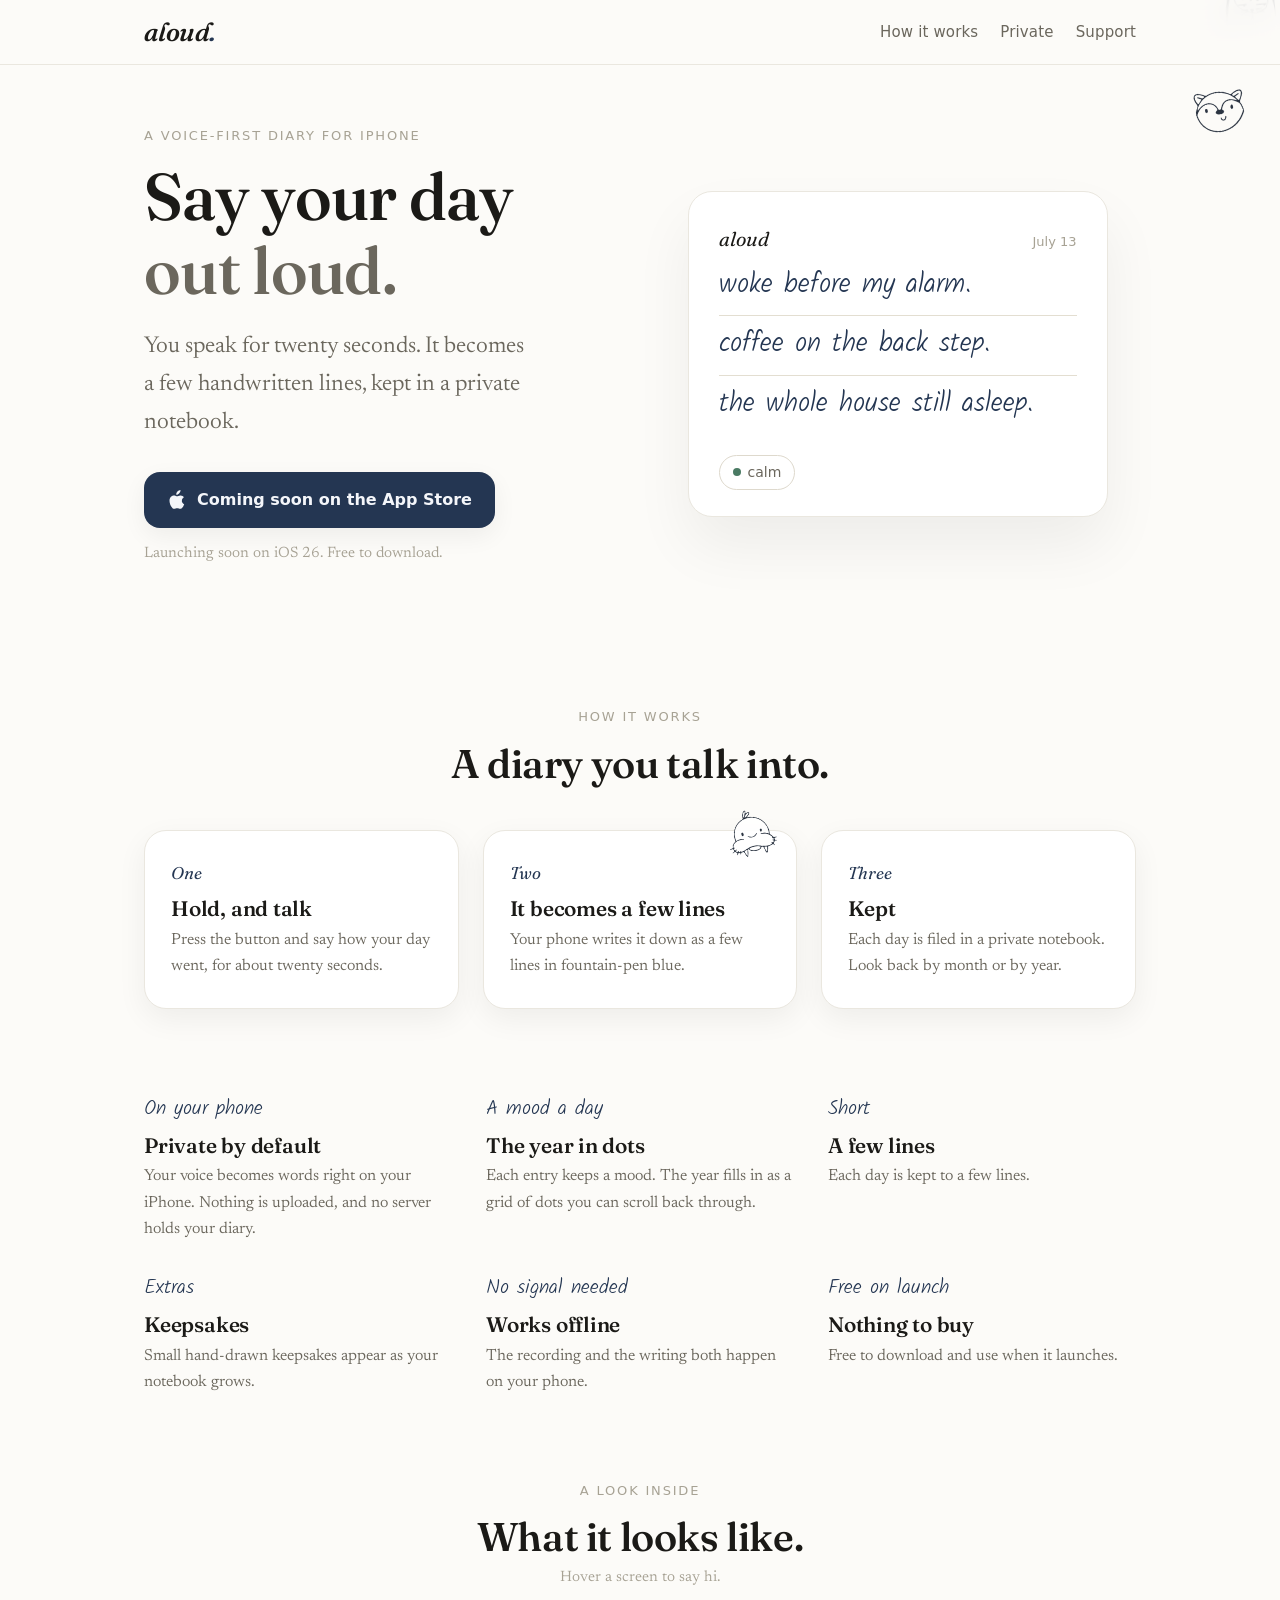
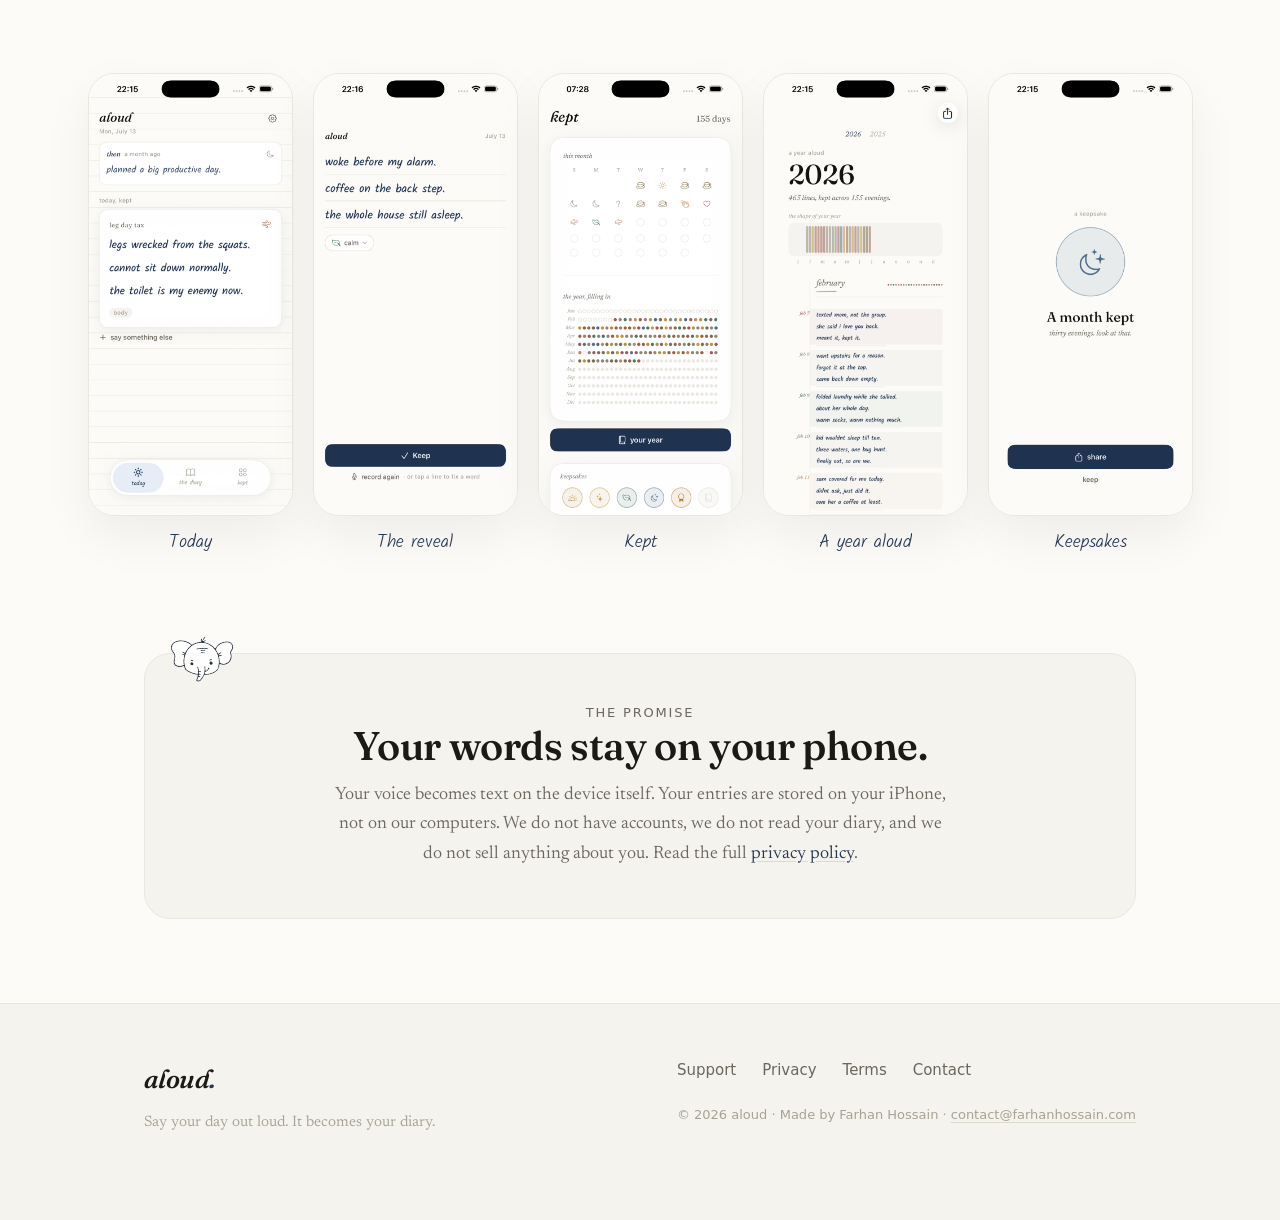
<file: index.html>
<!DOCTYPE html>
<html lang="en">
<head>
<meta charset="utf-8">
<meta name="viewport" content="width=device-width, initial-scale=1">
<title>aloud — You speak for twenty seconds, it becomes your diary</title>
<meta name="description" content="aloud is a voice-first daily journal for iPhone. You talk for a few seconds; it becomes a few handwritten lines, kept in a private notebook. Everything stays on your phone.">
<link rel="icon" href="assets/fav-tomato.png">
<link rel="apple-touch-icon" href="assets/icon-180.png">
<meta property="og:title" content="aloud — Say your day out loud">
<meta property="og:description" content="Speak for twenty seconds. It becomes a few handwritten lines, kept in a private notebook. Everything stays on your phone.">
<meta property="og:image" content="https://aloudjournal.com/assets/og.png">
<meta property="og:image:width" content="1200">
<meta property="og:image:height" content="630">
<meta property="og:type" content="website">
<meta property="og:url" content="https://aloudjournal.com">
<meta name="twitter:card" content="summary_large_image">
<meta name="twitter:title" content="aloud — Say your day out loud">
<meta name="twitter:description" content="Speak for twenty seconds. It becomes a few handwritten lines, kept in a private notebook. Everything stays on your phone.">
<meta name="twitter:image" content="https://aloudjournal.com/assets/og.png">
<meta name="theme-color" content="#FCFBF8" media="(prefers-color-scheme: light)">
<meta name="theme-color" content="#171A22" media="(prefers-color-scheme: dark)">
<link rel="stylesheet" href="assets/styles.css">
</head>
<body>

<header class="site-header">
  <div class="wrap bar">
    <a class="wordmark" href="/">aloud<span class="dot">.</span></a>
    <nav class="nav">
      <a href="#how" class="hide-sm">How it works</a>
      <a href="#private" class="hide-sm">Private</a>
      <a href="support.html">Support</a>
    </nav>
  </div>
</header>

<main>

  <!-- HERO -->
  <section class="hero">
    <img class="sticker" src="assets/stickers/fox.png" alt="" style="top:8px; right:2%; transform:rotate(9deg);">
    <div class="wrap hero-grid">
      <div>
        <p class="eyebrow">A voice-first diary for iPhone</p>
        <h1>Say your day<br><span class="soft">out loud.</span></h1>
        <p class="lead" style="margin-top:20px; max-width:30ch;">
          You speak for twenty seconds. It becomes a few handwritten lines,
          kept in a private notebook.
        </p>
        <div class="cta">
          <span class="cta-btn">
            <img class="btn-peek" src="assets/stickers/bean.png" alt="" aria-hidden="true">
            <span class="btn btn-pen" aria-disabled="true" style="cursor:default;">
              <svg viewBox="0 0 384 512" fill="currentColor" aria-hidden="true"><path d="M318.7 268c-.2-36.7 16.4-64.4 50-84.8-18.8-26.9-47.2-41.7-84.7-44.6-35.5-2.8-74.3 20.7-88.5 20.7-15 0-49.4-19.7-76.4-19.7C63.3 141 0 184.5 0 273.5 0 300 4.8 327.3 14.4 355.6c12.8 37.3 59 128.9 107.2 127.4 25.2-.6 43-17.9 75.8-17.9 31.8 0 48.3 17.9 76.4 17.9 48.6-.7 90.4-83.9 102.6-121.3-65.2-30.7-61.7-90-57.7-93.7zM255.2 78.4C284.5 43.7 281.8 12.1 281 0c-27.9 1.6-60.2 19-78.6 40.5-20.3 23-32.2 51.4-29.6 82.8 30.1 2.3 57.5-13.2 82.4-44.9z"/></svg>
              Coming soon on the App Store
            </span>
          </span>
        </div>
        <p class="small muted" style="margin-top:14px;">Launching soon on iOS 26. Free to download.</p>
      </div>

      <!-- the handwritten diary card (mirrors the app's own output, kept lowercase) -->
      <div class="diary-card" aria-label="an aloud entry">
        <div class="head">
          <span class="wm">aloud</span>
          <span class="date">July 13</span>
        </div>
        <div class="rule-line"><span class="hand-line">woke before my alarm.</span></div>
        <div class="rule-line"><span class="hand-line">coffee on the back step.</span></div>
        <div class="rule-line"><span class="hand-line">the whole house still asleep.</span></div>
        <span class="mood-chip"><span class="leaf"></span> calm</span>
      </div>
    </div>
  </section>

  <!-- HOW -->
  <section id="how">
    <div class="wrap">
      <p class="eyebrow" style="text-align:center;">How it works</p>
      <h2 style="text-align:center; margin-bottom:44px; max-width:16ch; margin-inline:auto;">A diary you talk into.</h2>
      <div class="steps">
        <div class="step">
          <div class="n">One</div>
          <h3>Hold, and talk</h3>
          <p>Press the button and say how your day went, for about twenty seconds.</p>
        </div>
        <div class="step">
          <img class="sticker sticker-solid" src="assets/stickers/walrus.png" alt="" style="top:-30px; right:12px; transform:rotate(-7deg); width:64px;">
          <div class="n">Two</div>
          <h3>It becomes a few lines</h3>
          <p>Your phone writes it down as a few lines in fountain-pen blue.</p>
        </div>
        <div class="step">
          <div class="n">Three</div>
          <h3>Kept</h3>
          <p>Each day is filed in a private notebook. Look back by month or by year.</p>
        </div>
      </div>
    </div>
  </section>

  <!-- FEATURES -->
  <section style="padding-top:0;">
    <div class="wrap">
      <div class="features">
        <div class="feature">
          <span class="k">On your phone</span>
          <h3>Private by default</h3>
          <p>Your voice becomes words right on your iPhone. Nothing is uploaded, and no server holds your diary.</p>
        </div>
        <div class="feature">
          <img class="sticker" src="assets/stickers/tomato.png" alt="" style="top:-34px; right:0; transform:rotate(10deg); width:56px;">
          <span class="k">A mood a day</span>
          <h3>The year in dots</h3>
          <p>Each entry keeps a mood. The year fills in as a grid of dots you can scroll back through.</p>
        </div>
        <div class="feature">
          <span class="k">Short</span>
          <h3>A few lines</h3>
          <p>Each day is kept to a few lines.</p>
        </div>
        <div class="feature">
          <span class="k">Extras</span>
          <h3>Keepsakes</h3>
          <p>Small hand-drawn keepsakes appear as your notebook grows.</p>
        </div>
        <div class="feature">
          <span class="k">No signal needed</span>
          <h3>Works offline</h3>
          <p>The recording and the writing both happen on your phone.</p>
        </div>
        <div class="feature">
          <img class="sticker" src="assets/stickers/cat.png" alt="" style="top:-30px; right:6px; transform:rotate(-6deg); width:56px;">
          <span class="k">Free on launch</span>
          <h3>Nothing to buy</h3>
          <p>Free to download and use when it launches.</p>
        </div>
      </div>
    </div>
  </section>

  <!-- SCREENSHOTS -->
  <section style="padding-top:0;">
    <div class="wrap">
      <p class="eyebrow" style="text-align:center;">A look inside</p>
      <h2 style="text-align:center; margin-bottom:6px;">What it looks like.</h2>
      <p class="small muted hover-hint" style="text-align:center; margin-bottom:0;">Hover a screen to say hi.</p>
    </div>
    <div class="wrap" style="max-width:1180px;">
      <div class="shots">
        <figure><img class="peek" src="assets/stickers/cat.png" alt="" aria-hidden="true"><img src="assets/shots/01_today.png" alt="Today, a kept entry" loading="lazy"><figcaption>Today</figcaption></figure>
        <figure><img class="peek" src="assets/stickers/fox.png" alt="" aria-hidden="true"><img src="assets/shots/02_reveal.png" alt="A few handwritten lines revealed" loading="lazy"><figcaption>The reveal</figcaption></figure>
        <figure><img class="peek" src="assets/stickers/dog.png" alt="" aria-hidden="true"><img src="assets/shots/04_kept.png" alt="The month and the year" loading="lazy"><figcaption>Kept</figcaption></figure>
        <figure><img class="peek" src="assets/stickers/bean.png" alt="" aria-hidden="true"><img src="assets/shots/03_year.png" alt="A year aloud" loading="lazy"><figcaption>A year aloud</figcaption></figure>
        <figure><img class="peek" src="assets/stickers/tomato.png" alt="" aria-hidden="true"><img src="assets/shots/06_keepsake.png" alt="A keepsake" loading="lazy"><figcaption>Keepsakes</figcaption></figure>
      </div>
    </div>
  </section>

  <!-- PRIVACY PLEDGE -->
  <section id="private" style="padding-top:0;">
    <div class="wrap">
      <div class="pledge">
        <img class="sticker sticker-solid" src="assets/stickers/elephant.png" alt="" style="top:-30px; left:24px; transform:rotate(10deg); width:64px;">
        <p class="eyebrow">The promise</p>
        <h2>Your words stay on your phone.</h2>
        <p>
          Your voice becomes text on the device itself. Your entries are stored on your iPhone,
          not on our computers. We do not have accounts, we do not read your diary, and we do not sell anything about you.
          Read the full <a href="privacy.html">privacy policy</a>.
        </p>
      </div>
    </div>
  </section>


</main>

<footer class="site-footer">
  <div class="wrap foot-grid">
    <div>
      <a class="wordmark" href="/">aloud<span class="dot">.</span></a>
      <p class="small muted" style="margin-top:10px; max-width:34ch;">Say your day out loud. It becomes your diary.</p>
    </div>
    <div>
      <div class="foot-links">
        <a href="support.html">Support</a>
        <a href="privacy.html">Privacy</a>
        <a href="terms.html">Terms</a>
        <a href="mailto:contact@farhanhossain.com">Contact</a>
      </div>
      <p class="foot-note">© 2026 aloud · Made by Farhan Hossain · <a href="mailto:contact@farhanhossain.com" style="color:inherit;">contact@farhanhossain.com</a></p>
    </div>
  </div>
</footer>

</body>
</html>
</file>
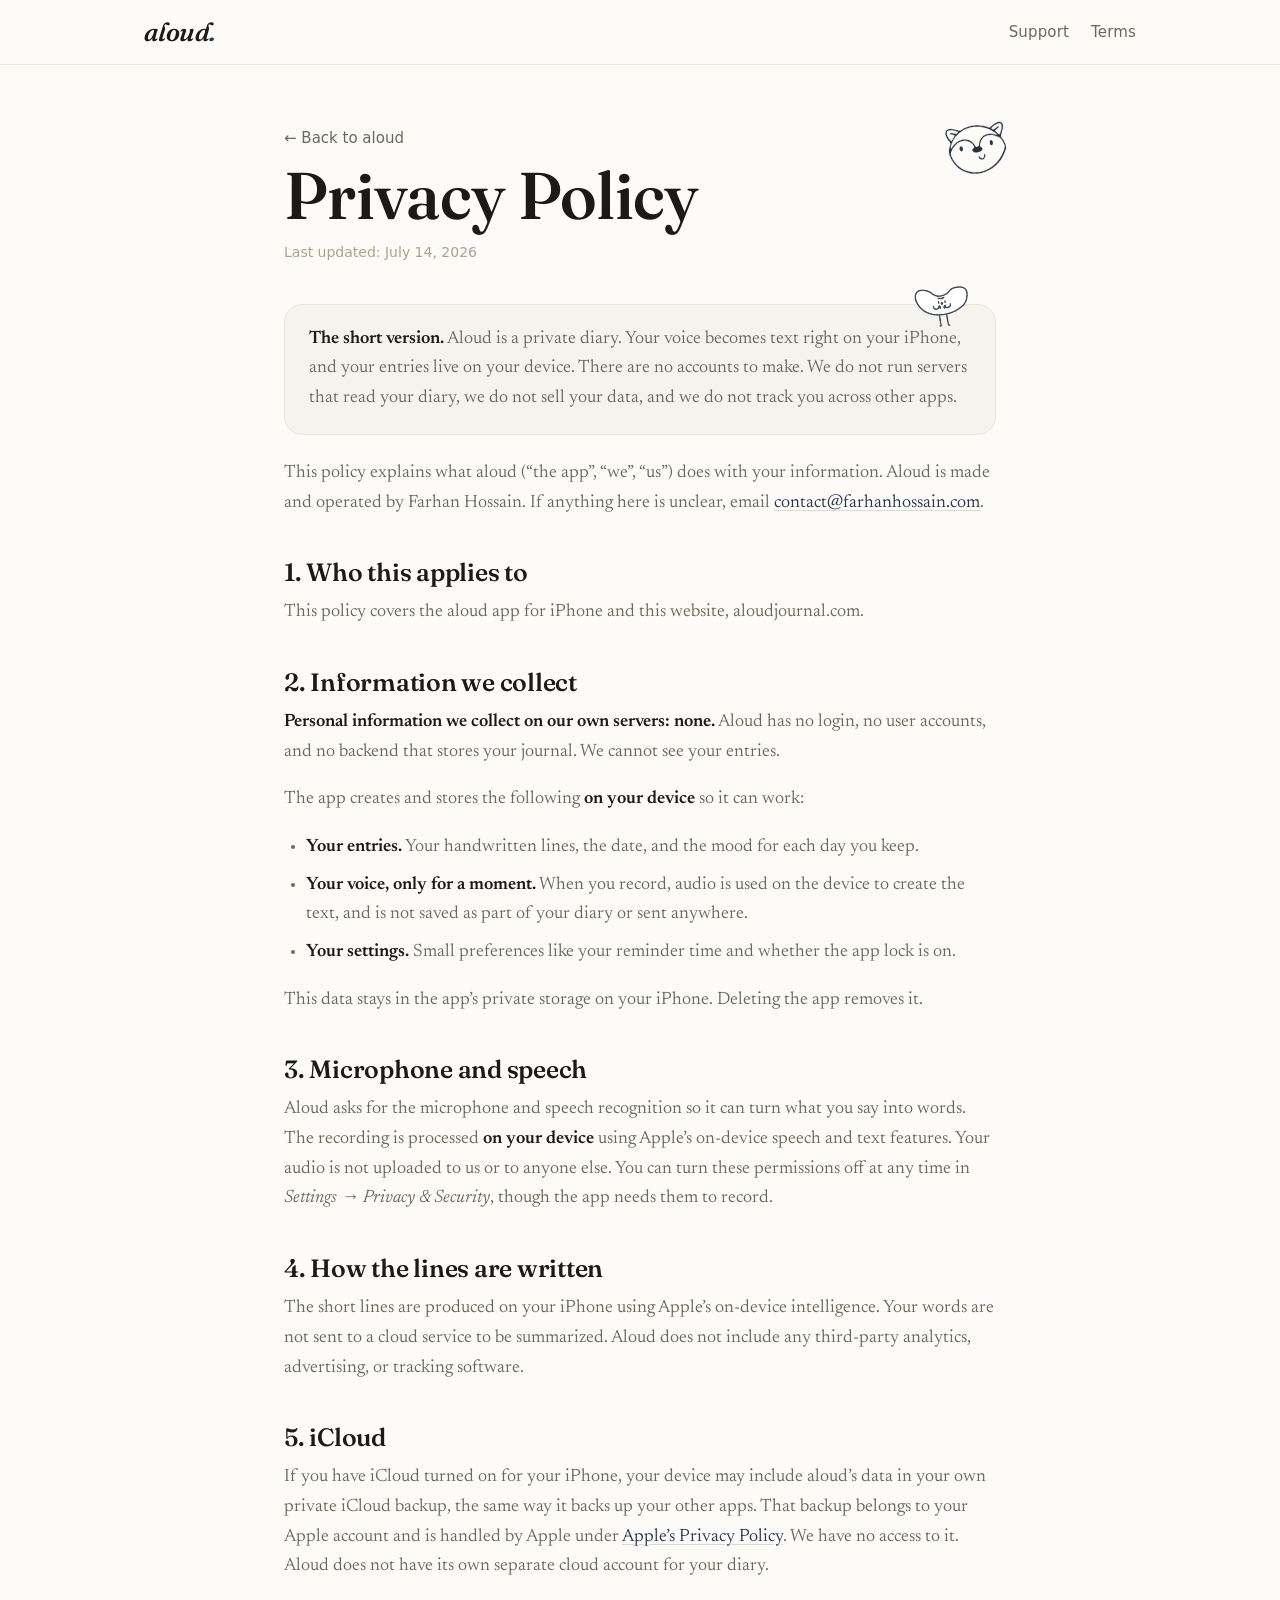
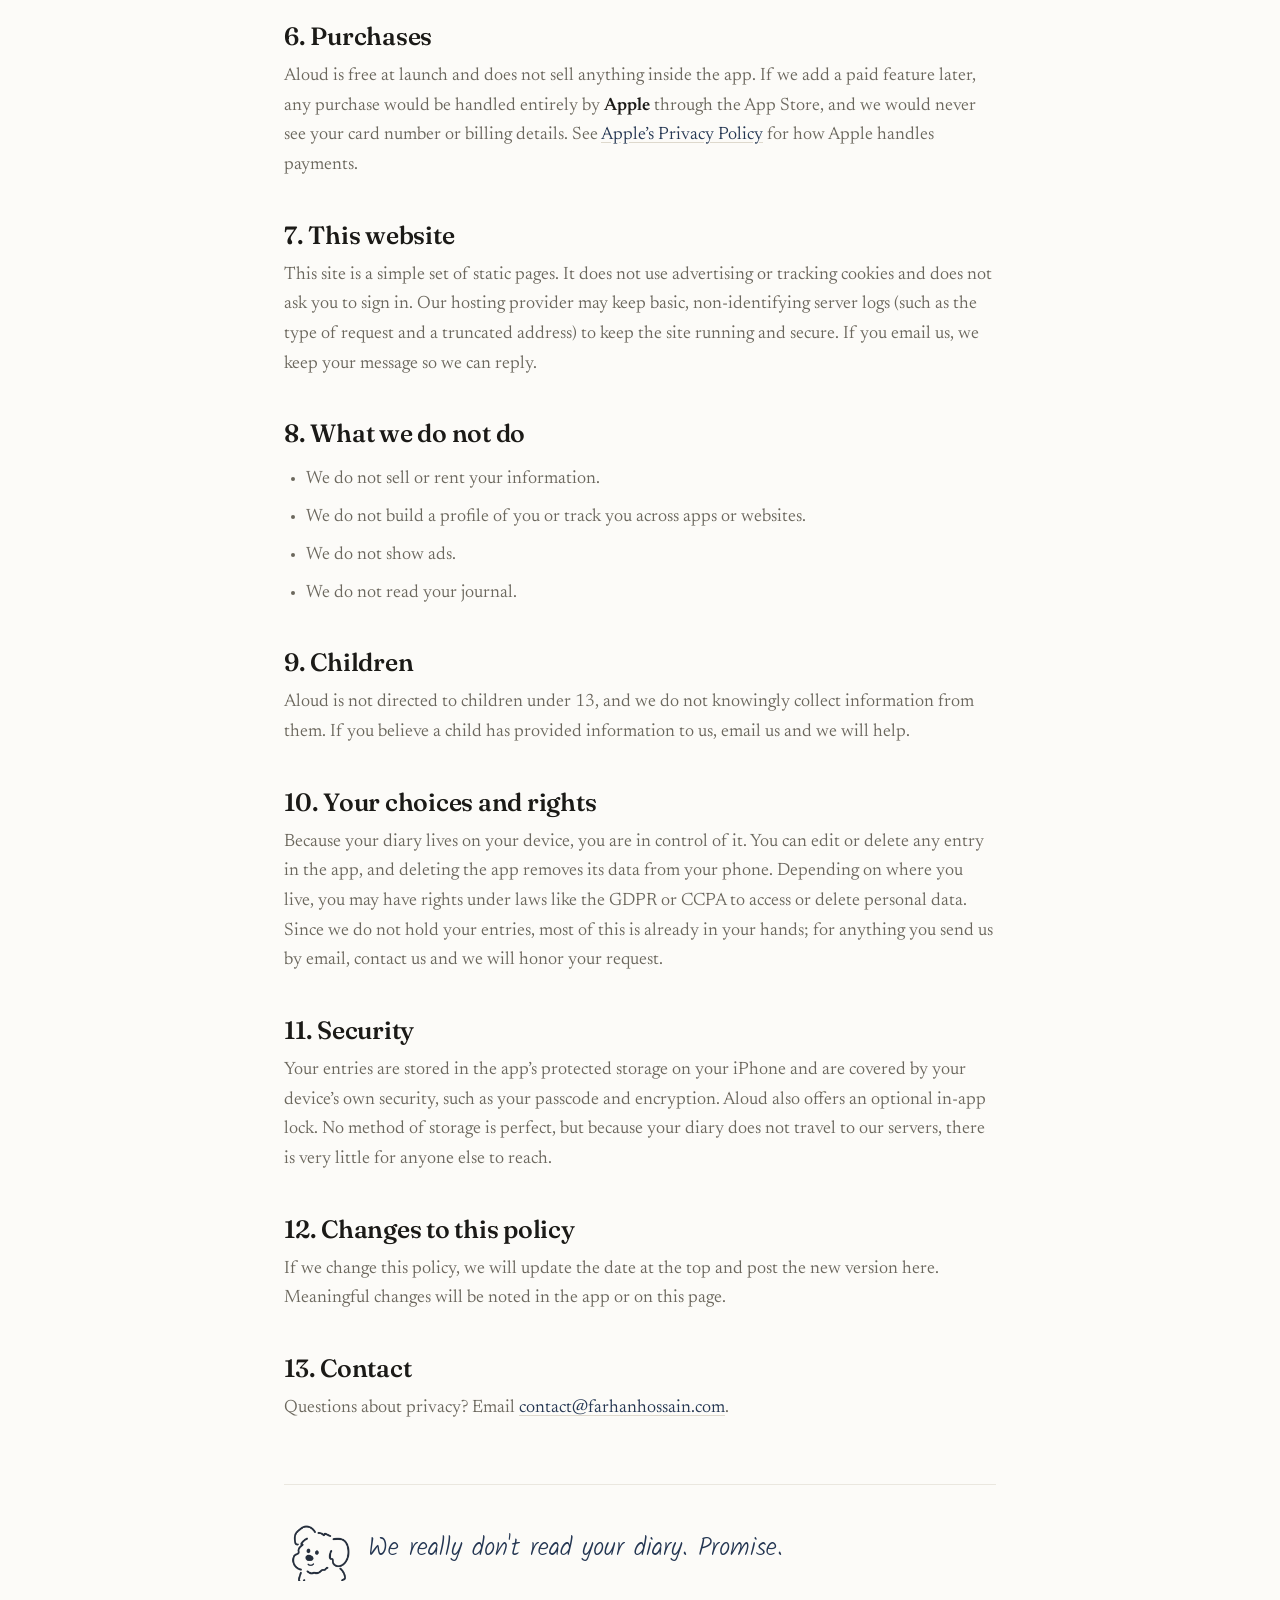
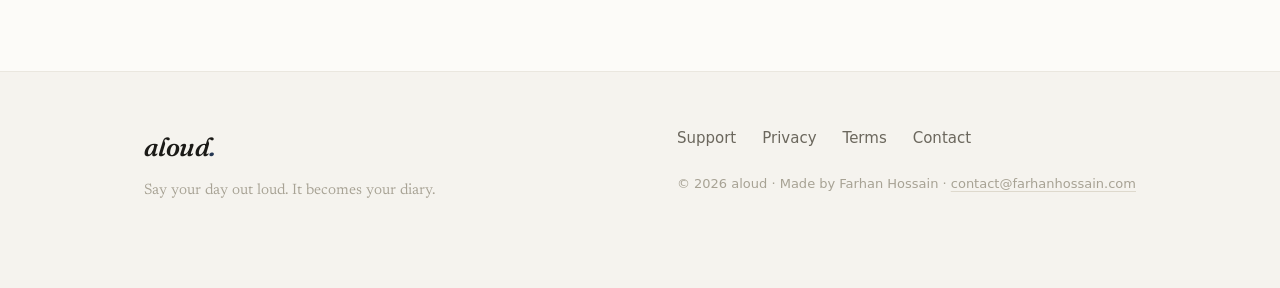
<file: privacy.html>
<!DOCTYPE html>
<html lang="en">
<head>
<meta charset="utf-8">
<meta name="viewport" content="width=device-width, initial-scale=1">
<title>Privacy Policy — aloud</title>
<meta name="description" content="How aloud handles your data. The short version: your diary stays on your phone. We have no accounts, no servers reading your entries, and no tracking.">
<link rel="icon" href="assets/fav-tomato.png">
<link rel="apple-touch-icon" href="assets/icon-180.png">
<meta property="og:title" content="Privacy Policy — aloud">
<meta property="og:description" content="Your diary stays on your phone. No accounts, no servers reading your entries, no tracking.">
<meta property="og:image" content="https://aloudjournal.com/assets/og.png">
<meta property="og:type" content="website">
<meta name="twitter:card" content="summary_large_image">
<meta name="twitter:image" content="https://aloudjournal.com/assets/og.png">
<meta name="theme-color" content="#FCFBF8" media="(prefers-color-scheme: light)">
<meta name="theme-color" content="#171A22" media="(prefers-color-scheme: dark)">
<link rel="stylesheet" href="assets/styles.css">
</head>
<body>

<header class="site-header">
  <div class="wrap bar">
    <a class="wordmark" href="/">aloud<span class="dot">.</span></a>
    <nav class="nav">
      <a href="support.html">Support</a>
      <a href="terms.html">Terms</a>
    </nav>
  </div>
</header>

<main class="doc">
  <img class="doc-peek" src="assets/stickers/fox.png" alt="" aria-hidden="true">
  <a class="back" href="/">← Back to aloud</a>
  <h1>Privacy Policy</h1>
  <p class="updated">Last updated: July 14, 2026</p>

  <div class="callout">
    <img class="callout-peek" src="assets/stickers/bean-solid.png" alt="" aria-hidden="true">
    <p><strong>The short version.</strong> Aloud is a private diary. Your voice becomes text right on your
    iPhone, and your entries live on your device. There are no accounts to make. We do not run servers that
    read your diary, we do not sell your data, and we do not track you across other apps.</p>
  </div>

  <p>This policy explains what aloud (“the app”, “we”, “us”) does with your information. Aloud is made and
  operated by Farhan Hossain. If anything here is unclear, email
  <a href="mailto:contact@farhanhossain.com">contact@farhanhossain.com</a>.</p>

  <h2>1. Who this applies to</h2>
  <p>This policy covers the aloud app for iPhone and this website, aloudjournal.com.</p>

  <h2>2. Information we collect</h2>
  <p><strong>Personal information we collect on our own servers: none.</strong> Aloud has no login, no user
  accounts, and no backend that stores your journal. We cannot see your entries.</p>
  <p>The app creates and stores the following <strong>on your device</strong> so it can work:</p>
  <ul>
    <li><strong>Your entries.</strong> Your handwritten lines, the date, and the mood for each day you keep.</li>
    <li><strong>Your voice, only for a moment.</strong> When you record, audio is used on the device to create
    the text, and is not saved as part of your diary or sent anywhere.</li>
    <li><strong>Your settings.</strong> Small preferences like your reminder time and whether the app lock is on.</li>
  </ul>
  <p>This data stays in the app’s private storage on your iPhone. Deleting the app removes it.</p>

  <h2>3. Microphone and speech</h2>
  <p>Aloud asks for the microphone and speech recognition so it can turn what you say into words. The recording
  is processed <strong>on your device</strong> using Apple’s on-device speech and text features. Your audio is
  not uploaded to us or to anyone else. You can turn these permissions off at any time in
  <em>Settings → Privacy &amp; Security</em>, though the app needs them to record.</p>

  <h2>4. How the lines are written</h2>
  <p>The short lines are produced on your iPhone using Apple’s on-device intelligence. Your words are not sent
  to a cloud service to be summarized. Aloud does not include any third-party analytics, advertising, or
  tracking software.</p>

  <h2>5. iCloud</h2>
  <p>If you have iCloud turned on for your iPhone, your device may include aloud’s data in your own private
  iCloud backup, the same way it backs up your other apps. That backup belongs to your Apple account and is
  handled by Apple under <a href="https://www.apple.com/legal/privacy/" target="_blank" rel="noopener">Apple’s
  Privacy Policy</a>. We have no access to it. Aloud does not have its own separate cloud account for your diary.</p>

  <h2>6. Purchases</h2>
  <p>Aloud is free at launch and does not sell anything inside the app. If we add a paid feature later, any
  purchase would be handled entirely by <strong>Apple</strong> through the App Store, and we would never see your
  card number or billing details. See <a href="https://www.apple.com/legal/privacy/" target="_blank" rel="noopener">Apple’s
  Privacy Policy</a> for how Apple handles payments.</p>

  <h2>7. This website</h2>
  <p>This site is a simple set of static pages. It does not use advertising or tracking cookies and does not ask
  you to sign in. Our hosting provider may keep basic, non-identifying server logs (such as the type of request
  and a truncated address) to keep the site running and secure. If you email us, we keep your message so we can
  reply.</p>

  <h2>8. What we do not do</h2>
  <ul>
    <li>We do not sell or rent your information.</li>
    <li>We do not build a profile of you or track you across apps or websites.</li>
    <li>We do not show ads.</li>
    <li>We do not read your journal.</li>
  </ul>

  <h2>9. Children</h2>
  <p>Aloud is not directed to children under 13, and we do not knowingly collect information from them. If you
  believe a child has provided information to us, email us and we will help.</p>

  <h2>10. Your choices and rights</h2>
  <p>Because your diary lives on your device, you are in control of it. You can edit or delete any entry in the
  app, and deleting the app removes its data from your phone. Depending on where you live, you may have rights
  under laws like the GDPR or CCPA to access or delete personal data. Since we do not hold your entries, most of
  this is already in your hands; for anything you send us by email, contact us and we will honor your request.</p>

  <h2>11. Security</h2>
  <p>Your entries are stored in the app’s protected storage on your iPhone and are covered by your device’s own
  security, such as your passcode and encryption. Aloud also offers an optional in-app lock. No method of storage
  is perfect, but because your diary does not travel to our servers, there is very little for anyone else to reach.</p>

  <h2>12. Changes to this policy</h2>
  <p>If we change this policy, we will update the date at the top and post the new version here. Meaningful
  changes will be noted in the app or on this page.</p>

  <h2>13. Contact</h2>
  <p>Questions about privacy? Email <a href="mailto:contact@farhanhossain.com">contact@farhanhossain.com</a>.</p>

  <div class="signoff">
    <img src="assets/stickers/dog.png" alt="" aria-hidden="true">
    <p>We really don't read your diary. Promise.</p>
  </div>
</main>

<footer class="site-footer">
  <div class="wrap foot-grid">
    <div>
      <a class="wordmark" href="/">aloud<span class="dot">.</span></a>
      <p class="small muted" style="margin-top:10px; max-width:34ch;">Say your day out loud. It becomes your diary.</p>
    </div>
    <div>
      <div class="foot-links">
        <a href="support.html">Support</a>
        <a href="privacy.html">Privacy</a>
        <a href="terms.html">Terms</a>
        <a href="mailto:contact@farhanhossain.com">Contact</a>
      </div>
      <p class="foot-note">© 2026 aloud · Made by Farhan Hossain · <a href="mailto:contact@farhanhossain.com" style="color:inherit;">contact@farhanhossain.com</a></p>
    </div>
  </div>
</footer>

</body>
</html>
</file>
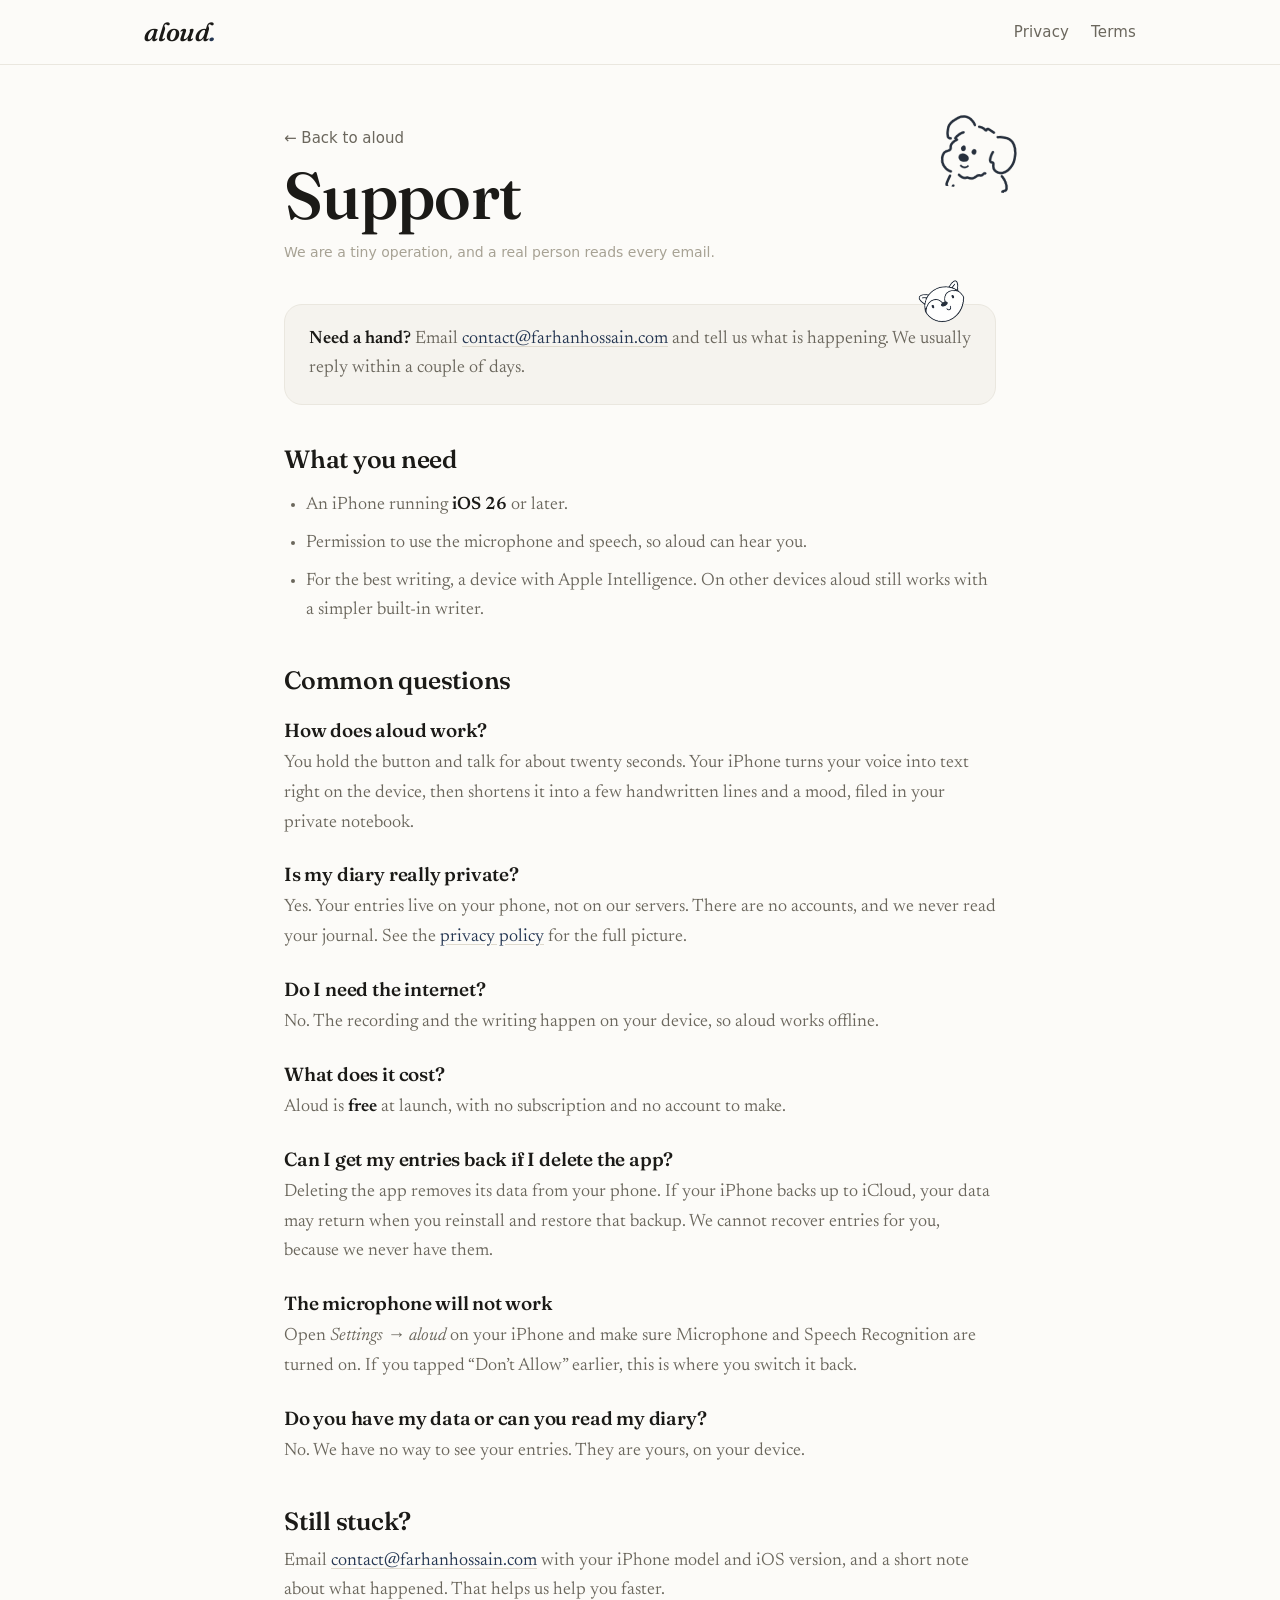
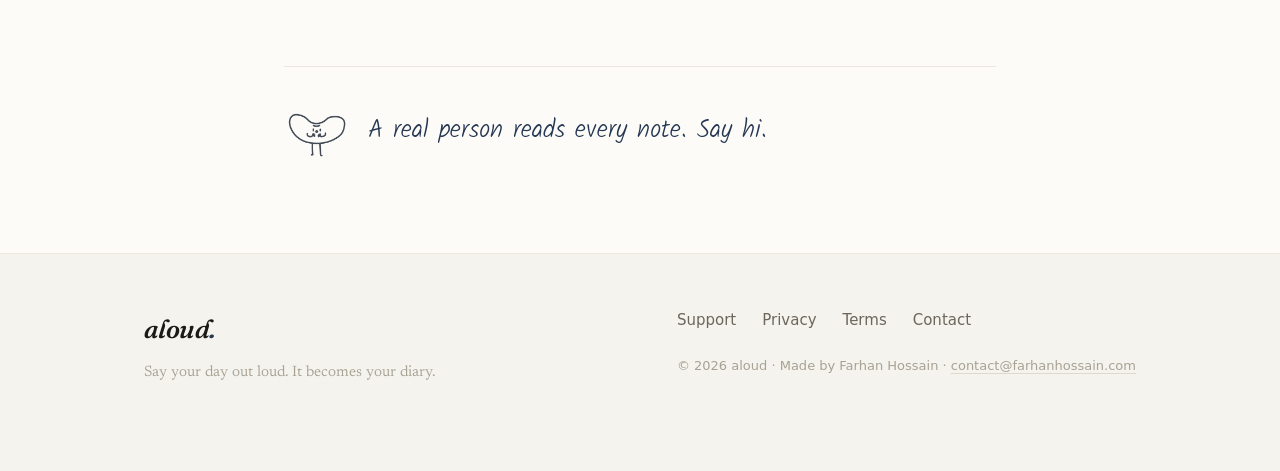
<file: support.html>
<!DOCTYPE html>
<html lang="en">
<head>
<meta charset="utf-8">
<meta name="viewport" content="width=device-width, initial-scale=1">
<title>Support — aloud</title>
<meta name="description" content="Help for aloud. How it works, what you need, privacy, and how to reach a real person.">
<link rel="icon" href="assets/fav-tomato.png">
<link rel="apple-touch-icon" href="assets/icon-180.png">
<meta property="og:title" content="Support — aloud">
<meta property="og:description" content="Help for aloud. How it works, what you need, and how to reach a real person.">
<meta property="og:image" content="https://aloudjournal.com/assets/og.png">
<meta property="og:type" content="website">
<meta name="twitter:card" content="summary_large_image">
<meta name="twitter:image" content="https://aloudjournal.com/assets/og.png">
<meta name="theme-color" content="#FCFBF8" media="(prefers-color-scheme: light)">
<meta name="theme-color" content="#171A22" media="(prefers-color-scheme: dark)">
<link rel="stylesheet" href="assets/styles.css">
</head>
<body>

<header class="site-header">
  <div class="wrap bar">
    <a class="wordmark" href="/">aloud<span class="dot">.</span></a>
    <nav class="nav">
      <a href="privacy.html">Privacy</a>
      <a href="terms.html">Terms</a>
    </nav>
  </div>
</header>

<main class="doc">
  <img class="doc-peek" src="assets/stickers/dog.png" alt="" aria-hidden="true">
  <a class="back" href="/">← Back to aloud</a>
  <h1>Support</h1>
  <p class="updated">We are a tiny operation, and a real person reads every email.</p>

  <div class="callout">
    <img class="callout-peek" src="assets/stickers/fox-solid.png" alt="" aria-hidden="true">
    <p><strong>Need a hand?</strong> Email <a href="mailto:contact@farhanhossain.com?subject=aloud%20support">contact@farhanhossain.com</a>
    and tell us what is happening. We usually reply within a couple of days.</p>
  </div>

  <h2>What you need</h2>
  <ul>
    <li>An iPhone running <strong>iOS 26</strong> or later.</li>
    <li>Permission to use the microphone and speech, so aloud can hear you.</li>
    <li>For the best writing, a device with Apple Intelligence. On other devices aloud still works
    with a simpler built-in writer.</li>
  </ul>

  <h2>Common questions</h2>

  <h3>How does aloud work?</h3>
  <p>You hold the button and talk for about twenty seconds. Your iPhone turns your voice into text right on the
  device, then shortens it into a few handwritten lines and a mood, filed in your private notebook.</p>

  <h3>Is my diary really private?</h3>
  <p>Yes. Your entries live on your phone, not on our servers. There are no accounts, and we never read your
  journal. See the <a href="privacy.html">privacy policy</a> for the full picture.</p>

  <h3>Do I need the internet?</h3>
  <p>No. The recording and the writing happen on your device, so aloud works offline.</p>

  <h3>What does it cost?</h3>
  <p>Aloud is <strong>free</strong> at launch, with no subscription and no account to make.</p>

  <h3>Can I get my entries back if I delete the app?</h3>
  <p>Deleting the app removes its data from your phone. If your iPhone backs up to iCloud, your data may return
  when you reinstall and restore that backup. We cannot recover entries for you, because we never have them.</p>

  <h3>The microphone will not work</h3>
  <p>Open <em>Settings → aloud</em> on your iPhone and make sure Microphone and Speech Recognition are turned on.
  If you tapped “Don’t Allow” earlier, this is where you switch it back.</p>

  <h3>Do you have my data or can you read my diary?</h3>
  <p>No. We have no way to see your entries. They are yours, on your device.</p>

  <h2>Still stuck?</h2>
  <p>Email <a href="mailto:contact@farhanhossain.com?subject=aloud%20support">contact@farhanhossain.com</a> with
  your iPhone model and iOS version, and a short note about what happened. That helps us help you faster.</p>

  <div class="signoff">
    <img src="assets/stickers/bean.png" alt="" aria-hidden="true">
    <p>A real person reads every note. Say hi.</p>
  </div>
</main>

<footer class="site-footer">
  <div class="wrap foot-grid">
    <div>
      <a class="wordmark" href="/">aloud<span class="dot">.</span></a>
      <p class="small muted" style="margin-top:10px; max-width:34ch;">Say your day out loud. It becomes your diary.</p>
    </div>
    <div>
      <div class="foot-links">
        <a href="support.html">Support</a>
        <a href="privacy.html">Privacy</a>
        <a href="terms.html">Terms</a>
        <a href="mailto:contact@farhanhossain.com">Contact</a>
      </div>
      <p class="foot-note">© 2026 aloud · Made by Farhan Hossain · <a href="mailto:contact@farhanhossain.com" style="color:inherit;">contact@farhanhossain.com</a></p>
    </div>
  </div>
</footer>

</body>
</html>
</file>
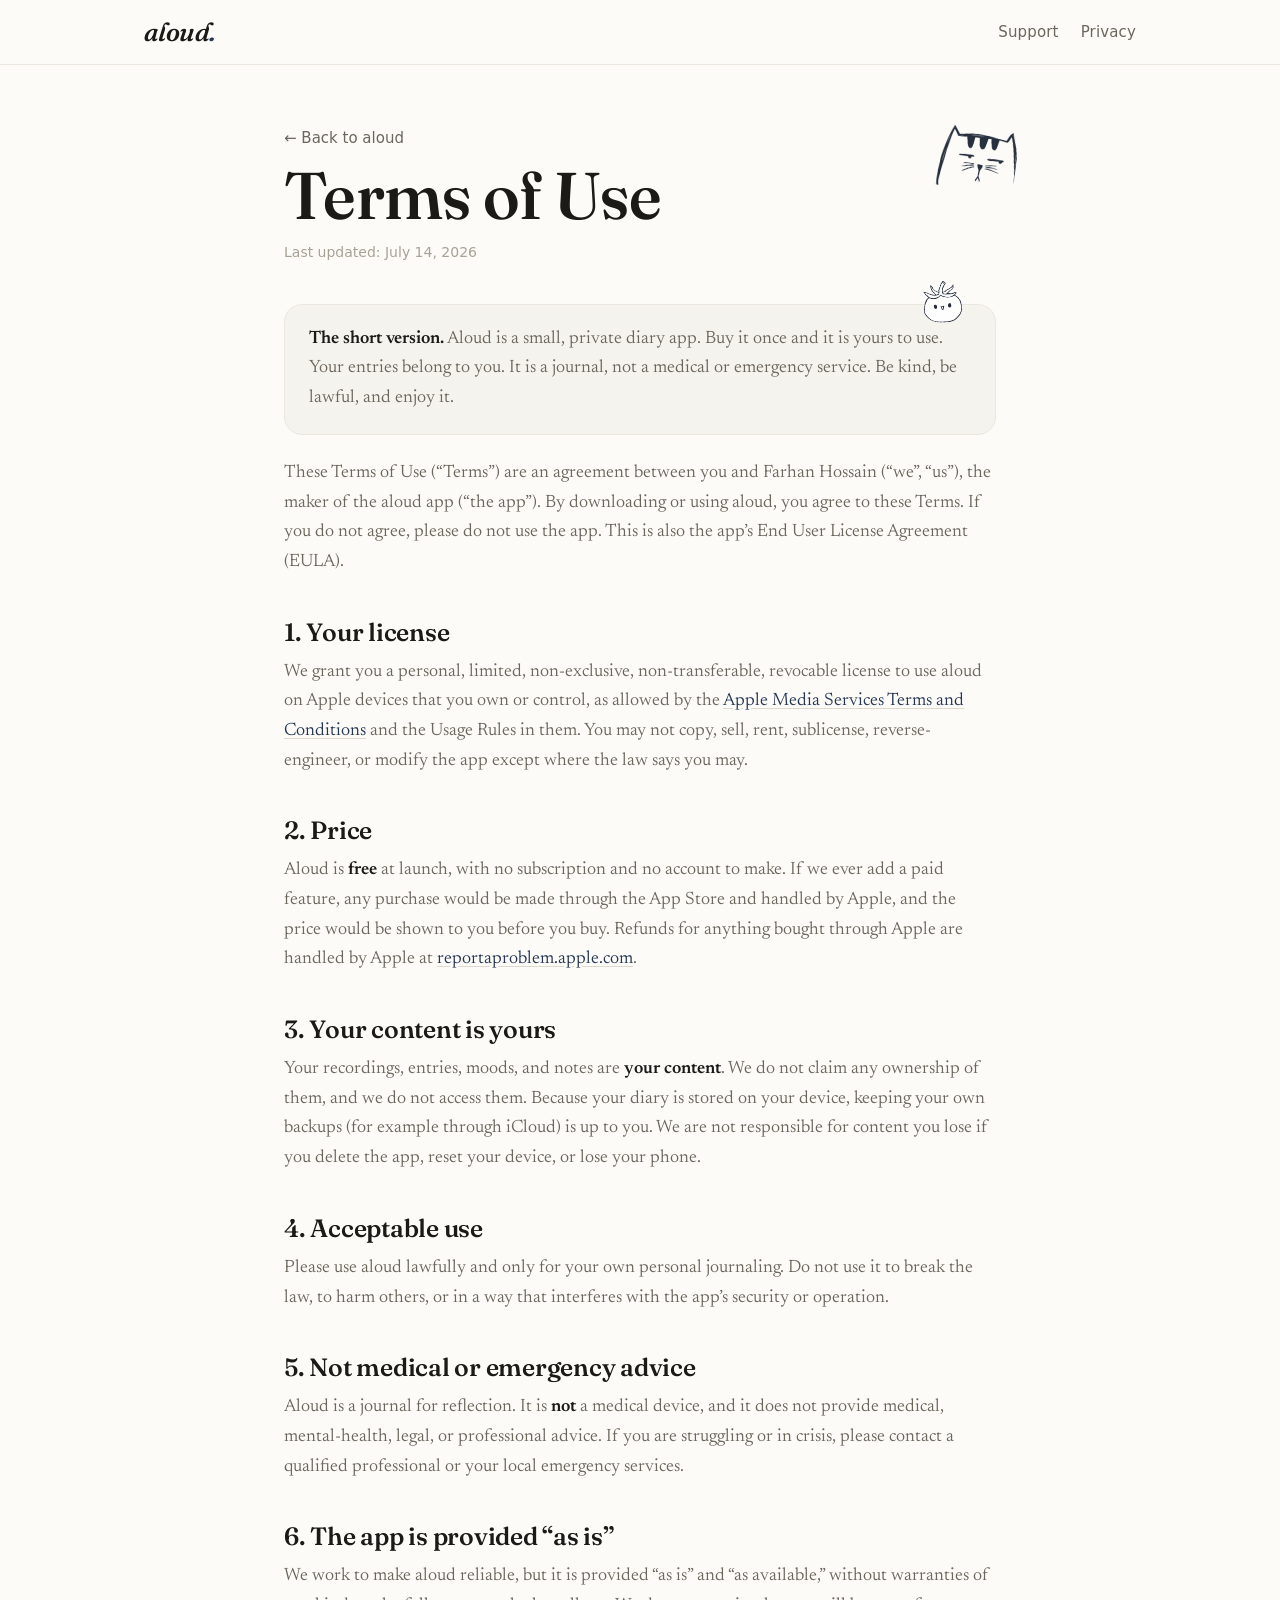
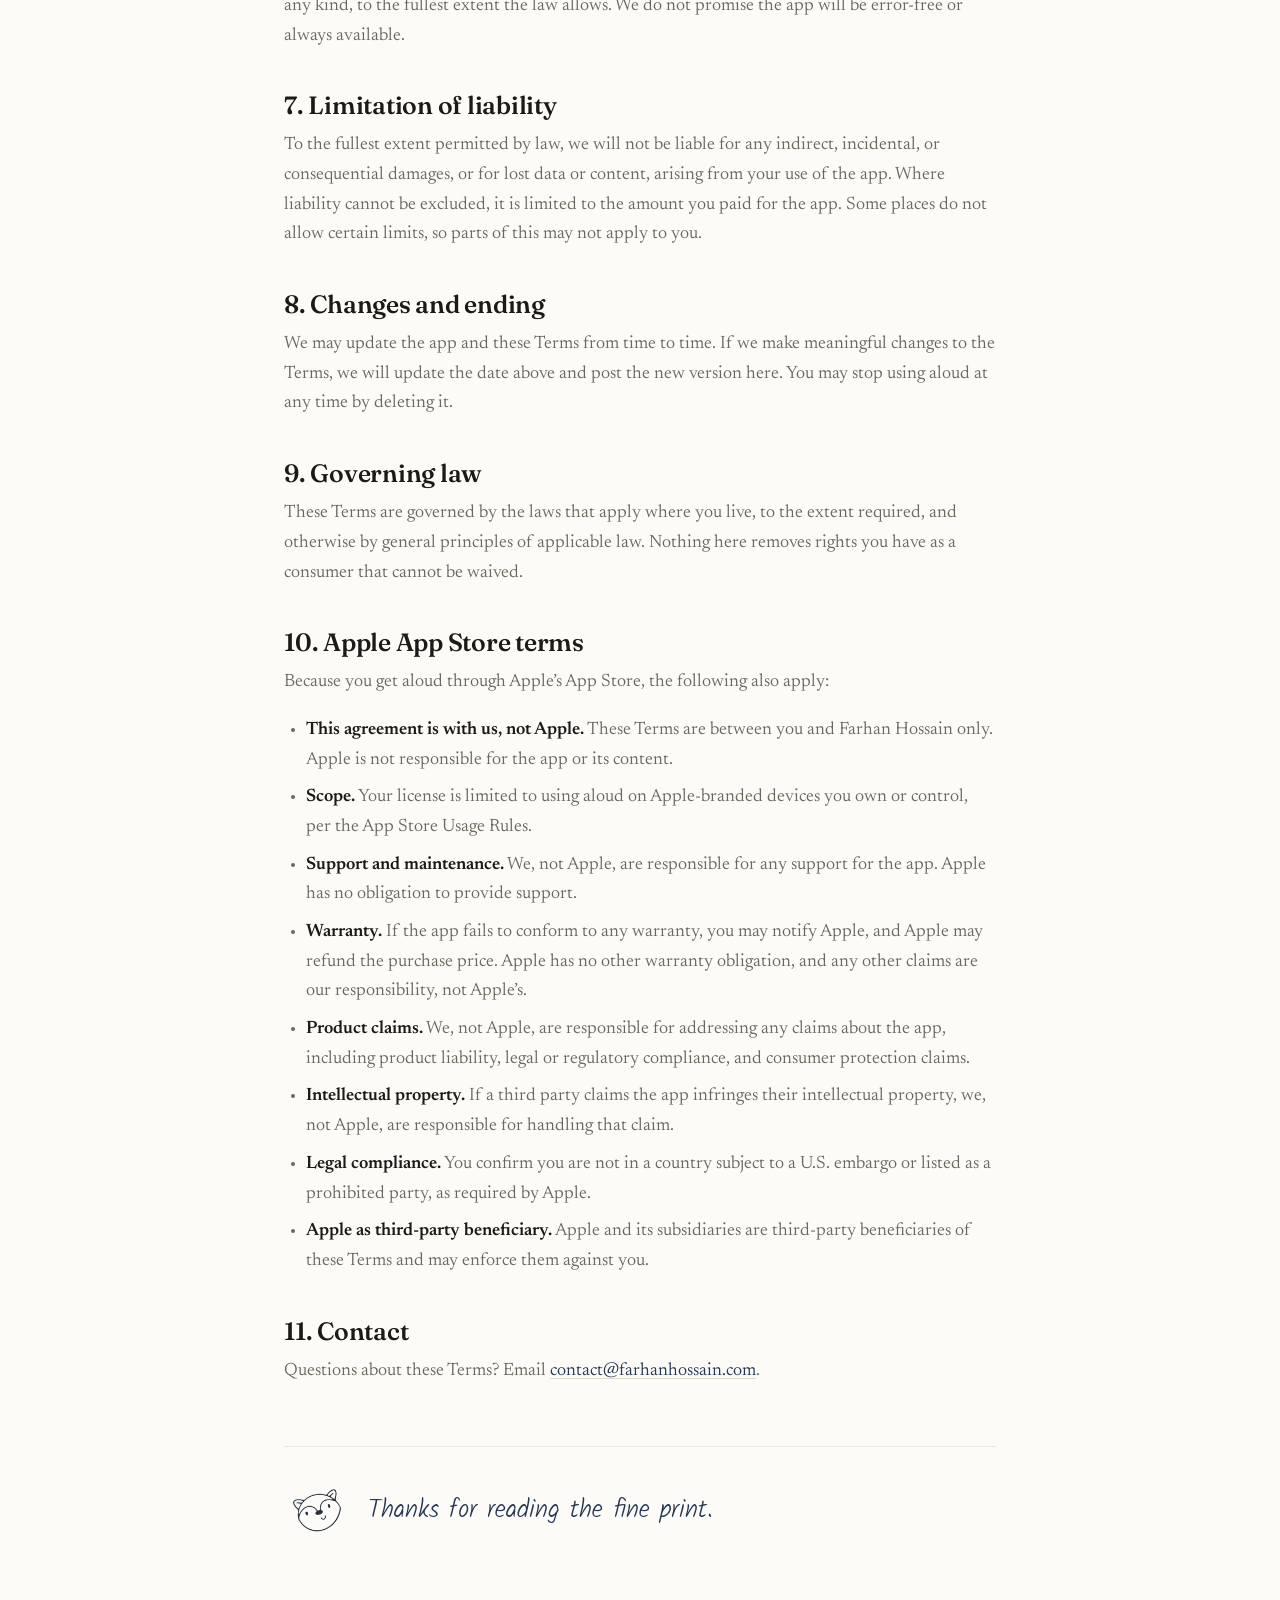
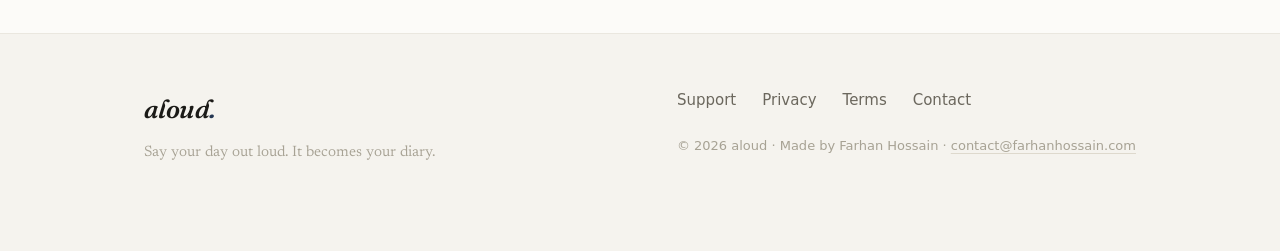
<file: terms.html>
<!DOCTYPE html>
<html lang="en">
<head>
<meta charset="utf-8">
<meta name="viewport" content="width=device-width, initial-scale=1">
<title>Terms of Use — aloud</title>
<meta name="description" content="The terms for using the aloud app: your license, your content, and the usual legal notes.">
<link rel="icon" href="assets/fav-tomato.png">
<link rel="apple-touch-icon" href="assets/icon-180.png">
<meta property="og:title" content="Terms of Use — aloud">
<meta property="og:description" content="The terms for using aloud: your license, your content, and the usual legal notes.">
<meta property="og:image" content="https://aloudjournal.com/assets/og.png">
<meta property="og:type" content="website">
<meta name="twitter:card" content="summary_large_image">
<meta name="twitter:image" content="https://aloudjournal.com/assets/og.png">
<meta name="theme-color" content="#FCFBF8" media="(prefers-color-scheme: light)">
<meta name="theme-color" content="#171A22" media="(prefers-color-scheme: dark)">
<link rel="stylesheet" href="assets/styles.css">
</head>
<body>

<header class="site-header">
  <div class="wrap bar">
    <a class="wordmark" href="/">aloud<span class="dot">.</span></a>
    <nav class="nav">
      <a href="support.html">Support</a>
      <a href="privacy.html">Privacy</a>
    </nav>
  </div>
</header>

<main class="doc">
  <img class="doc-peek" src="assets/stickers/cat.png" alt="" aria-hidden="true">
  <a class="back" href="/">← Back to aloud</a>
  <h1>Terms of Use</h1>
  <p class="updated">Last updated: July 14, 2026</p>

  <div class="callout">
    <img class="callout-peek" src="assets/stickers/tomato-solid.png" alt="" aria-hidden="true">
    <p><strong>The short version.</strong> Aloud is a small, private diary app. Buy it once and it is yours to
    use. Your entries belong to you. It is a journal, not a medical or emergency service. Be kind, be lawful,
    and enjoy it.</p>
  </div>

  <p>These Terms of Use (“Terms”) are an agreement between you and Farhan Hossain (“we”, “us”), the maker of the
  aloud app (“the app”). By downloading or using aloud, you agree to these Terms. If you do not agree, please do
  not use the app. This is also the app’s End User License Agreement (EULA).</p>

  <h2>1. Your license</h2>
  <p>We grant you a personal, limited, non-exclusive, non-transferable, revocable license to use aloud on Apple
  devices that you own or control, as allowed by the
  <a href="https://www.apple.com/legal/internet-services/itunes/dev/stdeula/" target="_blank" rel="noopener">Apple
  Media Services Terms and Conditions</a> and the Usage Rules in them. You may not copy, sell, rent, sublicense,
  reverse-engineer, or modify the app except where the law says you may.</p>

  <h2>2. Price</h2>
  <p>Aloud is <strong>free</strong> at launch, with no subscription and no account to make. If we ever add a paid
  feature, any purchase would be made through the App Store and handled by Apple, and the price would be shown to
  you before you buy. Refunds for anything bought through Apple are handled by Apple at
  <a href="https://reportaproblem.apple.com" target="_blank" rel="noopener">reportaproblem.apple.com</a>.</p>

  <h2>3. Your content is yours</h2>
  <p>Your recordings, entries, moods, and notes are <strong>your content</strong>. We do not claim any ownership
  of them, and we do not access them. Because your diary is stored on your device, keeping your own backups (for
  example through iCloud) is up to you. We are not responsible for content you lose if you delete the app, reset
  your device, or lose your phone.</p>

  <h2>4. Acceptable use</h2>
  <p>Please use aloud lawfully and only for your own personal journaling. Do not use it to break the law, to
  harm others, or in a way that interferes with the app’s security or operation.</p>

  <h2>5. Not medical or emergency advice</h2>
  <p>Aloud is a journal for reflection. It is <strong>not</strong> a medical device, and it does not provide
  medical, mental-health, legal, or professional advice. If you are struggling or in crisis, please contact a
  qualified professional or your local emergency services.</p>

  <h2>6. The app is provided “as is”</h2>
  <p>We work to make aloud reliable, but it is provided “as is” and “as available,” without
  warranties of any kind, to the fullest extent the law allows. We do not promise the app will be error-free or
  always available.</p>

  <h2>7. Limitation of liability</h2>
  <p>To the fullest extent permitted by law, we will not be liable for any indirect, incidental, or consequential
  damages, or for lost data or content, arising from your use of the app. Where liability cannot be excluded, it
  is limited to the amount you paid for the app. Some places do not allow certain limits, so parts of this may
  not apply to you.</p>

  <h2>8. Changes and ending</h2>
  <p>We may update the app and these Terms from time to time. If we make meaningful changes to the Terms, we will
  update the date above and post the new version here. You may stop using aloud at any time by deleting it.</p>

  <h2>9. Governing law</h2>
  <p>These Terms are governed by the laws that apply where you live, to the extent required, and otherwise by
  general principles of applicable law. Nothing here removes rights you have as a consumer that cannot be waived.</p>

  <h2>10. Apple App Store terms</h2>
  <p>Because you get aloud through Apple’s App Store, the following also apply:</p>
  <ul>
    <li><strong>This agreement is with us, not Apple.</strong> These Terms are between you and Farhan Hossain
    only. Apple is not responsible for the app or its content.</li>
    <li><strong>Scope.</strong> Your license is limited to using aloud on Apple-branded devices you own or
    control, per the App Store Usage Rules.</li>
    <li><strong>Support and maintenance.</strong> We, not Apple, are responsible for any support for the app.
    Apple has no obligation to provide support.</li>
    <li><strong>Warranty.</strong> If the app fails to conform to any warranty, you may notify Apple, and Apple
    may refund the purchase price. Apple has no other warranty obligation, and any other claims are our
    responsibility, not Apple’s.</li>
    <li><strong>Product claims.</strong> We, not Apple, are responsible for addressing any claims about the app,
    including product liability, legal or regulatory compliance, and consumer protection claims.</li>
    <li><strong>Intellectual property.</strong> If a third party claims the app infringes their intellectual
    property, we, not Apple, are responsible for handling that claim.</li>
    <li><strong>Legal compliance.</strong> You confirm you are not in a country subject to a U.S. embargo or
    listed as a prohibited party, as required by Apple.</li>
    <li><strong>Apple as third-party beneficiary.</strong> Apple and its subsidiaries are third-party
    beneficiaries of these Terms and may enforce them against you.</li>
  </ul>

  <h2>11. Contact</h2>
  <p>Questions about these Terms? Email <a href="mailto:contact@farhanhossain.com">contact@farhanhossain.com</a>.</p>

  <div class="signoff">
    <img src="assets/stickers/fox.png" alt="" aria-hidden="true">
    <p>Thanks for reading the fine print.</p>
  </div>
</main>

<footer class="site-footer">
  <div class="wrap foot-grid">
    <div>
      <a class="wordmark" href="/">aloud<span class="dot">.</span></a>
      <p class="small muted" style="margin-top:10px; max-width:34ch;">Say your day out loud. It becomes your diary.</p>
    </div>
    <div>
      <div class="foot-links">
        <a href="support.html">Support</a>
        <a href="privacy.html">Privacy</a>
        <a href="terms.html">Terms</a>
        <a href="mailto:contact@farhanhossain.com">Contact</a>
      </div>
      <p class="foot-note">© 2026 aloud · Made by Farhan Hossain · <a href="mailto:contact@farhanhossain.com" style="color:inherit;">contact@farhanhossain.com</a></p>
    </div>
  </div>
</footer>

</body>
</html>
</file>
<file: assets/styles.css>
/* aloud — website styles
   Palette + type pulled straight from the app (DESIGN.md / Theme.swift).
   Every color is a light/dark pair so dark mode just works. No hard-coded colors in markup. */

/* ---- fonts (bundled, open-source OFL) ---- */
@font-face {
  font-family: "Fraunces";
  src: url("fonts/Fraunces-VF.ttf") format("truetype-variations");
  font-weight: 100 900; font-style: normal; font-display: swap;
}
@font-face {
  font-family: "Fraunces";
  src: url("fonts/Fraunces-Italic-VF.ttf") format("truetype-variations");
  font-weight: 100 900; font-style: italic; font-display: swap;
}
@font-face {
  font-family: "Newsreader";
  src: url("fonts/Newsreader-VF.ttf") format("truetype-variations");
  font-weight: 200 700; font-style: normal; font-display: swap;
}
@font-face {
  font-family: "Newsreader";
  src: url("fonts/Newsreader-Italic-VF.ttf") format("truetype-variations");
  font-weight: 200 700; font-style: italic; font-display: swap;
}
@font-face {
  font-family: "Kalam";
  src: url("fonts/Kalam-Regular.ttf") format("truetype");
  font-weight: 400; font-style: normal; font-display: swap;
}
@font-face {
  font-family: "Kalam";
  src: url("fonts/Kalam-Light.ttf") format("truetype");
  font-weight: 300; font-style: normal; font-display: swap;
}

/* ---- the color vocabulary (from Palette) ---- */
:root {
  --paper:     #FCFBF8;
  --paperDeep: #F5F3EE;
  --card:      #FFFFFF;
  --ink:       #1B1A17;
  --ink2:      #6B675D;
  --muted:     #A7A294;
  --line:      #EAE7DF;
  --line2:     #DED9CD;
  --rule:      #E3DED1;
  --pen:       #243652;
  --onPen:     #F4F6FA;
  --selection: #E6ECF7;
  --shadow:    rgba(0,0,0,0.06);
  --shadow2:   rgba(0,0,0,0.10);

  --serif: "Fraunces", "Georgia", serif;
  --read:  "Newsreader", "Georgia", serif;
  --pen-font: "Kalam", "Bradley Hand", cursive;
  --ui:    -apple-system, BlinkMacSystemFont, "Segoe UI", system-ui, sans-serif;

  --wrap: 1040px;
}

@media (prefers-color-scheme: dark) {
  :root {
    --paper:     #171A22;
    --paperDeep: #1E222B;
    --card:      #20242E;
    --ink:       #E9E6DD;
    --ink2:      #A9A597;
    --muted:     #8A8578;
    --line:      #2A2E38;
    --line2:     #343A44;
    --rule:      #232733;
    --pen:       #9DB8E0;
    --onPen:     #172033;
    --selection: #2C3B57;
    --shadow:    rgba(0,0,0,0.44);
    --shadow2:   rgba(0,0,0,0.55);
  }
}

/* ---- base ---- */
* { box-sizing: border-box; }
html { -webkit-text-size-adjust: 100%; scroll-behavior: smooth; }
body {
  margin: 0;
  background: var(--paper);
  color: var(--ink);
  font-family: var(--read);
  font-size: 18px;
  line-height: 1.65;
  font-weight: 380;
  -webkit-font-smoothing: antialiased;
  text-rendering: optimizeLegibility;
  overflow-x: hidden;
}
::selection { background: var(--selection); }

a { color: var(--pen); text-decoration-color: var(--line2); text-underline-offset: 3px; }
a:hover { text-decoration-color: var(--pen); }

img { max-width: 100%; display: block; }

.wrap { width: 100%; max-width: var(--wrap); margin: 0 auto; padding: 0 24px; }

h1, h2, h3 { font-family: var(--serif); font-weight: 560; line-height: 1.12; letter-spacing: -0.01em; margin: 0; }
h1 { font-size: clamp(38px, 7vw, 66px); }
h2 { font-size: clamp(28px, 4.5vw, 40px); }
h3 { font-size: 21px; }

p { margin: 0 0 1em; }
.lead { font-size: clamp(19px, 2.4vw, 23px); color: var(--ink2); }
.small { font-size: 15px; }
.muted { color: var(--muted); }

/* ---- wordmark ---- */
.wordmark {
  font-family: var(--serif);
  font-style: italic;
  font-weight: 540;
  font-size: 26px;
  letter-spacing: -0.02em;
  color: var(--ink);
  text-decoration: none;
}
.wordmark .dot { color: var(--pen); }

/* ---- header ---- */
.site-header {
  position: sticky; top: 0; z-index: 50;
  background: color-mix(in srgb, var(--paper) 86%, transparent);
  backdrop-filter: saturate(1.4) blur(12px);
  -webkit-backdrop-filter: saturate(1.4) blur(12px);
  border-bottom: 1px solid var(--line);
}
.site-header .bar {
  display: flex; align-items: center; justify-content: space-between;
  height: 64px;
}
.nav { display: flex; gap: 22px; align-items: center; }
.nav a {
  font-family: var(--ui); font-size: 15px; color: var(--ink2);
  text-decoration: none; letter-spacing: 0.01em;
}
.nav a:hover { color: var(--pen); }

/* ---- pen handwriting ---- */
.pen {
  font-family: var(--pen-font);
  color: var(--pen);
  font-weight: 400;
}

/* ---- buttons / app badge ---- */
.btn {
  display: inline-flex; align-items: center; gap: 10px;
  font-family: var(--ui); font-size: 16px; font-weight: 560;
  padding: 14px 22px; border-radius: 16px;
  text-decoration: none; border: 1px solid transparent; cursor: pointer;
}
.btn-pen { background: var(--pen); color: var(--onPen); box-shadow: 0 8px 24px var(--shadow); }
.btn-pen:hover { transform: translateY(-1px); }
.btn-ghost { background: transparent; color: var(--ink); border-color: var(--line2); }
.btn-ghost:hover { border-color: var(--pen); color: var(--pen); }
.btn svg { width: 20px; height: 20px; }

.coming {
  display: inline-flex; align-items: center; gap: 6px;
  font-family: var(--ui); font-size: 13px; letter-spacing: 0.06em;
  text-transform: uppercase; color: var(--muted);
}
.coming::before { content: ""; width: 7px; height: 7px; border-radius: 50%; background: var(--pen); opacity: 0.7; }

/* a character pops up over the App Store button on hover */
.cta-btn { position: relative; display: inline-flex; }
.cta-btn .btn { position: relative; z-index: 1; }
.btn-peek {
  position: absolute; left: 50%; top: 0; width: 64px; z-index: 0;
  border: 0; pointer-events: none;
  transform: translate(-50%, 16px) scale(.7) rotate(0deg);
  opacity: 0;
  transition: transform .55s cubic-bezier(.34,1.5,.5,1), opacity .3s ease;
}
.cta-btn:hover .btn-peek { transform: translate(-50%, -44px) scale(1) rotate(-8deg); opacity: 1; }
@media (prefers-color-scheme: dark) {
  .btn-peek { filter: invert(0.86) sepia(0.2) saturate(1.3) hue-rotate(180deg) brightness(1.05); }
}
@media (prefers-reduced-motion: reduce) {
  .btn-peek { transition: opacity .2s ease; }
}

/* ---- sections ---- */
section { padding: 84px 0; }
.eyebrow {
  font-family: var(--ui); font-size: 13px; letter-spacing: 0.14em;
  text-transform: uppercase; color: var(--muted); margin: 0 0 14px;
}

/* ---- hero ---- */
.hero { padding: 60px 0 40px; position: relative; }
.hero-grid { display: grid; grid-template-columns: 1.05fr 0.95fr; gap: 48px; align-items: center; }
.hero h1 .soft { color: var(--ink2); }
.hero .cta { display: flex; align-items: center; gap: 18px; flex-wrap: wrap; margin-top: 30px; }

/* the handwritten diary card in the hero */
.diary-card {
  background: var(--card);
  border: 1px solid var(--line);
  border-radius: 24px;
  box-shadow: 0 30px 60px var(--shadow);
  padding: 30px 30px 26px;
  max-width: 420px;
}
.diary-card .head { display: flex; justify-content: space-between; align-items: baseline; margin-bottom: 14px; }
.diary-card .head .wm { font-family: var(--serif); font-style: italic; font-size: 20px; }
.diary-card .head .date { font-family: var(--ui); font-size: 13px; color: var(--muted); }
.rule-line { border-bottom: 1px solid var(--rule); padding-bottom: 12px; margin-bottom: 12px; }
.rule-line:last-of-type { border-bottom: 0; }
.hand-line { font-family: var(--pen-font); color: var(--pen); font-size: 27px; line-height: 1.15; }
.mood-chip {
  display: inline-flex; align-items: center; gap: 7px; margin-top: 8px;
  font-family: var(--ui); font-size: 14px; color: var(--ink2);
  border: 1px solid var(--line2); border-radius: 999px; padding: 5px 13px;
}
.mood-chip .leaf { width: 8px; height: 8px; border-radius: 50%; background: #4A7A63; }

/* ---- steps ---- */
.steps { display: grid; grid-template-columns: repeat(3, 1fr); gap: 24px; }
.step {
  background: var(--card); border: 1px solid var(--line); border-radius: 22px;
  padding: 28px 26px; box-shadow: 0 10px 30px var(--shadow); position: relative;
}
.step .n {
  font-family: var(--serif); font-style: italic; font-size: 17px; color: var(--pen);
  margin-bottom: 10px;
}
.step h3 { margin-bottom: 6px; }
.step p { margin: 0; color: var(--ink2); font-size: 16px; }

/* ---- feature rows ---- */
.features { display: grid; grid-template-columns: repeat(3, 1fr); gap: 30px 34px; }
.feature h3 { margin-bottom: 6px; }
.feature p { color: var(--ink2); font-size: 16px; margin: 0; }
.feature .k {
  font-family: var(--pen-font); color: var(--pen); font-size: 20px; margin-bottom: 8px; display: block;
}

/* ---- privacy pledge ---- */
.pledge {
  background: var(--paperDeep); border: 1px solid var(--line);
  border-radius: 26px; padding: 48px; text-align: center; position: relative;
}
.pledge h2 { margin-bottom: 12px; }
.pledge p { color: var(--ink2); max-width: 620px; margin: 0 auto; }

/* ---- price ---- */
.price-wrap { text-align: center; }
.price {
  display: inline-flex; flex-direction: column; align-items: center; gap: 4px;
  background: var(--card); border: 1px solid var(--line); border-radius: 24px;
  padding: 34px 56px; box-shadow: 0 14px 40px var(--shadow);
}
.price .num { font-family: var(--serif); font-size: 52px; font-weight: 600; }
.price .note { font-family: var(--ui); font-size: 14px; color: var(--muted); }

/* ---- screenshot gallery ---- */
.shots {
  display: flex; flex-wrap: wrap; justify-content: center; align-items: flex-start;
  gap: 36px 20px; padding: 82px 2px 12px; overflow: visible;
}
.shots figure { position: relative; margin: 0; flex: 0 1 205px; min-width: 150px; }
.shots img {
  width: 100%; border-radius: 26px; border: 1px solid var(--line);
  box-shadow: 0 20px 50px var(--shadow);
  transition: transform .5s cubic-bezier(.2,.85,.25,1);
}
.shots figure:hover img:not(.peek) { transform: translateY(-7px); }
/* a little ink character peeks over the top of the phone on hover */
.shots figure img.peek {
  position: absolute; left: 50%; top: 4px; width: 92px;
  border: 0; border-radius: 0; box-shadow: none;
  transform: translate(-50%, 16px) scale(.72) rotate(0deg);
  opacity: 0; z-index: -1; pointer-events: none;
  transition: transform .6s cubic-bezier(.34,1.5,.5,1), opacity .32s ease;
}
.shots figure:hover img.peek {
  transform: translate(-50%, -70px) scale(1) rotate(-6deg);
  opacity: .97;
}
.shots figcaption {
  font-family: var(--pen-font); color: var(--pen); font-size: 18px;
  text-align: center; margin-top: 12px;
  transition: color .3s ease;
}
/* the peek only works with a real pointer; hide the hint on touch */
.hover-hint { display: none; }
@media (hover: hover) { .hover-hint { display: block; } }
@media (prefers-color-scheme: dark) {
  /* lift the ink toward the pen so peeks read on dark paper */
  .shots figure img.peek { filter: invert(0.86) sepia(0.2) saturate(1.3) hue-rotate(180deg) brightness(1.05); }
}

/* ---- stickers ---- */
.sticker { position: absolute; width: 72px; opacity: 0.9; pointer-events: none; z-index: 1; }
@media (prefers-color-scheme: dark) {
  /* the ink line-art reads as near-black; lift it toward the pen on dark paper */
  .sticker { filter: invert(0.86) sepia(0.2) saturate(1.3) hue-rotate(180deg) brightness(1.05); opacity: 0.85; }
  /* solid (white-filled) stickers carry their own paper, so leave them as-is */
  .sticker-solid { filter: none; opacity: 0.96; }
}

/* ---- footer ---- */
.site-footer { border-top: 1px solid var(--line); padding: 54px 0 70px; background: var(--paperDeep); }
.foot-grid { display: flex; justify-content: space-between; gap: 30px; flex-wrap: wrap; align-items: flex-start; }
.foot-links { display: flex; gap: 26px; flex-wrap: wrap; }
.foot-links a { font-family: var(--ui); font-size: 15px; color: var(--ink2); text-decoration: none; }
.foot-links a:hover { color: var(--pen); }
.foot-note { font-family: var(--ui); font-size: 13px; color: var(--muted); margin-top: 22px; }

/* ---- legal / content pages ---- */
.doc { max-width: 760px; margin: 0 auto; padding: 60px 24px 90px; }
.doc h1 { margin-bottom: 8px; }
.doc .updated { font-family: var(--ui); font-size: 14px; color: var(--muted); margin-bottom: 40px; }
.doc h2 { font-size: 25px; margin: 40px 0 12px; }
.doc h3 { font-size: 19px; margin: 26px 0 8px; font-family: var(--serif); }
.doc p, .doc li { color: var(--ink2); }
.doc strong { color: var(--ink); font-weight: 600; }
.doc ul { padding-left: 22px; }
.doc li { margin-bottom: 8px; }
.doc a { word-break: break-word; }
.back {
  display: inline-flex; align-items: center; gap: 8px; font-family: var(--ui);
  font-size: 15px; color: var(--ink2); text-decoration: none; margin-bottom: 8px;
}
.back:hover { color: var(--pen); }
.callout {
  background: var(--paperDeep); border: 1px solid var(--line); border-radius: 18px;
  padding: 20px 24px; margin: 24px 0;
}
.callout p:last-child { margin-bottom: 0; }

/* ---- playful touches on the doc (legal / support) pages ---- */
.doc { position: relative; }
.doc-peek {
  position: absolute; top: 38px; right: 2px; width: 86px;
  transform: rotate(7deg); opacity: .92; pointer-events: none;
}
.callout { position: relative; }
.callout-peek {
  position: absolute; width: 62px; top: -34px; right: 22px;
  transform: rotate(-8deg); opacity: .92; pointer-events: none;
}
.signoff {
  margin-top: 60px; padding-top: 30px; border-top: 1px solid var(--line);
  display: flex; align-items: center; gap: 18px;
}
.signoff img { width: 66px; opacity: .92; flex: 0 0 auto; }
.signoff p { margin: 0; font-family: var(--pen-font); color: var(--pen); font-size: 25px; line-height: 1.2; }

@media (max-width: 700px) { .doc-peek { top: 6px; width: 60px; } .callout-peek { width: 52px; } }
@media (prefers-color-scheme: dark) {
  /* transparent line-art peeks lift toward the pen; the callout peek is white-filled, leave it */
  .doc-peek, .signoff img {
    filter: invert(.86) sepia(.2) saturate(1.3) hue-rotate(180deg) brightness(1.05);
  }
}

/* ---- responsive ---- */
@media (max-width: 860px) {
  .hero-grid { grid-template-columns: 1fr; gap: 34px; }
  .diary-card { margin: 0 auto; }
  .steps { grid-template-columns: 1fr; }
  .features { grid-template-columns: 1fr; gap: 26px; }
  section { padding: 64px 0; }
  .nav a.hide-sm { display: none; }
  .pledge { padding: 36px 26px; }
}
@media (max-width: 480px) {
  body { font-size: 17px; }
  .price { padding: 28px 36px; }
  .sticker { width: 56px; }
}

/* respect reduced motion */
@media (prefers-reduced-motion: reduce) {
  html { scroll-behavior: auto; }
  .btn-pen:hover { transform: none; }
  .shots img, .shots figure img.peek { transition: opacity .2s ease; }
  .shots figure:hover img:not(.peek) { transform: none; }
}
</file>
